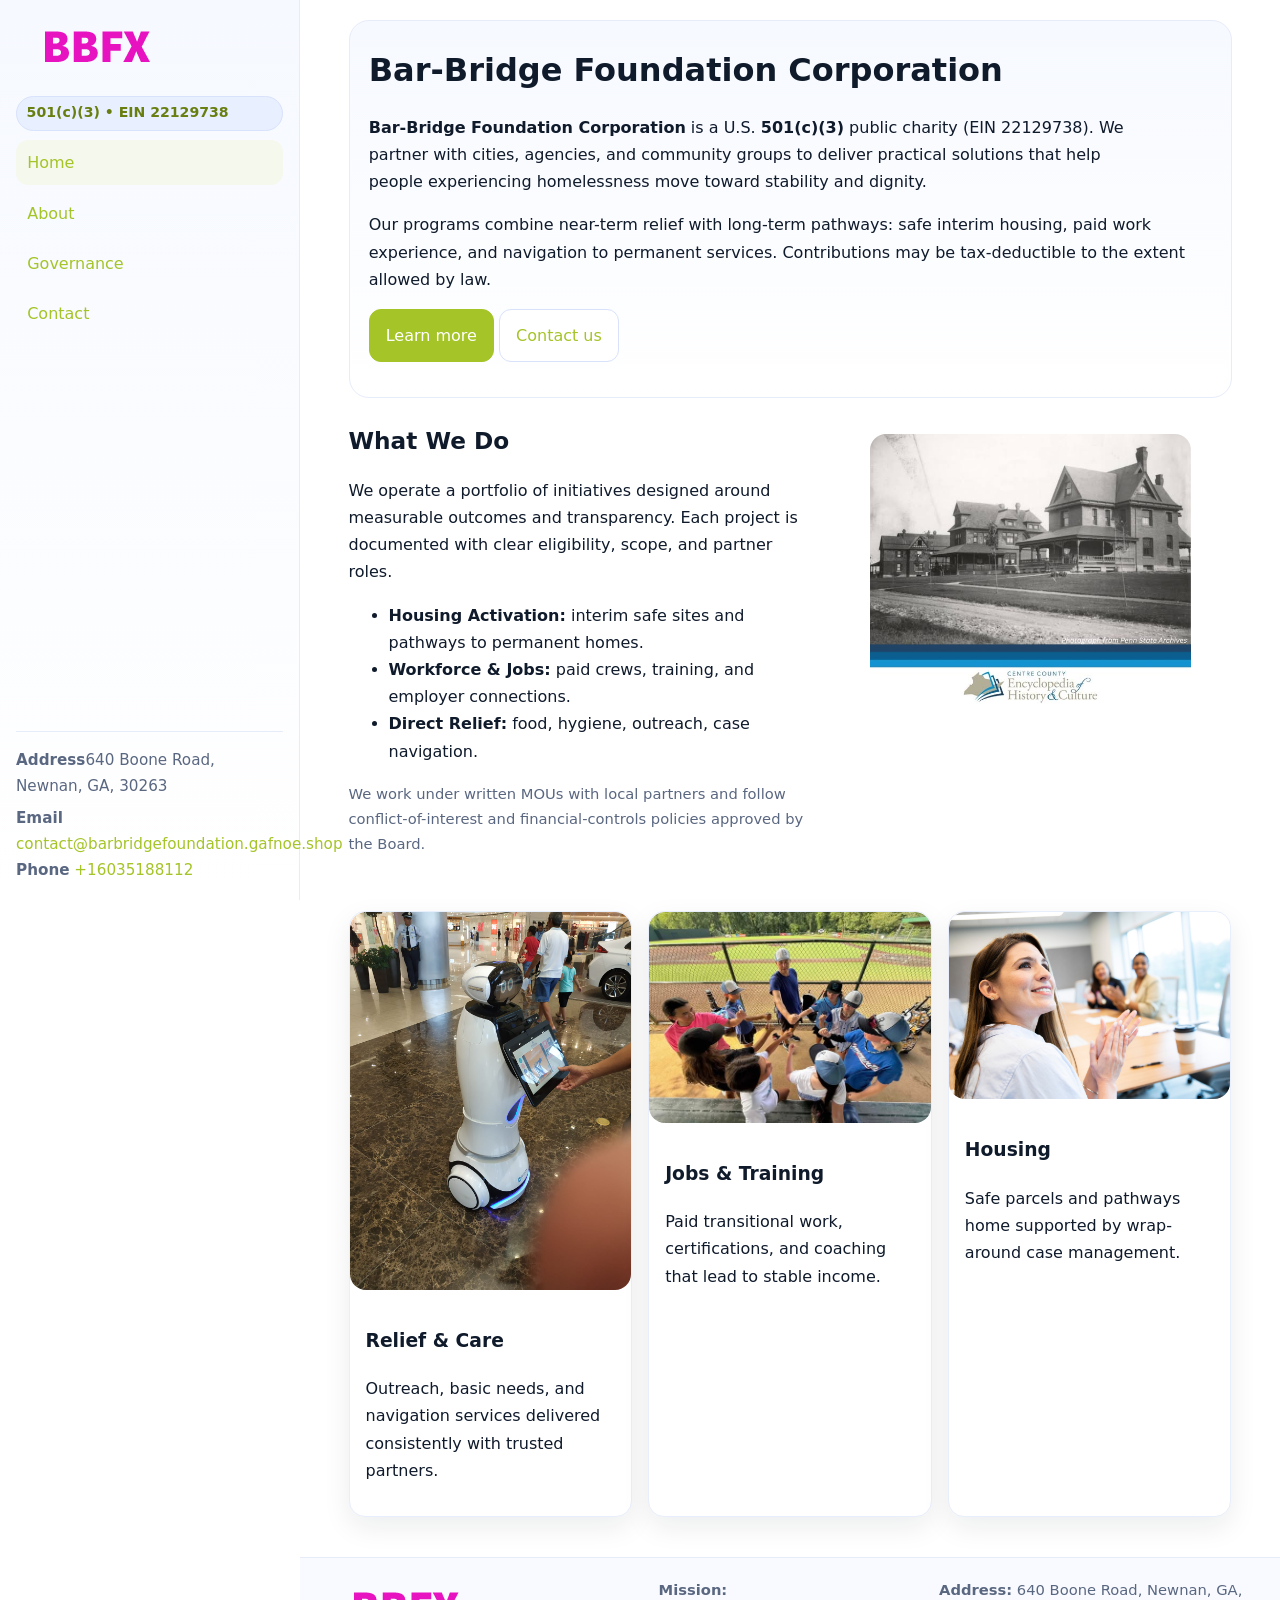
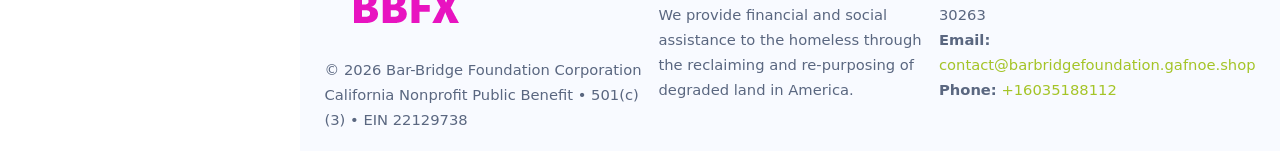
<file: index.html>
<!doctype html>
<html lang="en">
<head>
<meta charset="utf-8"/>
<meta name="viewport" content="width=device-width,initial-scale=1"/>
<title>Bar-Bridge Foundation Corporation – Nonprofit • 2025</title>
<link rel="stylesheet" href="assets/styles.css"/>
<link rel="icon" href="images/logo.png">
<meta name="data-ein" content="22129738"><meta name="data-name" content="Bar-Bridge Foundation Corporation">
<meta name="data-email" content="contact@barbridgefoundation.gafnoe.shop"><meta name="data-phone" content="+16035188112">
<meta name="data-address640 Boone Road, Newnan, GA, 30263"><meta name="data-map" content="140+West+Washington+Street,+Suite+C,+Newnan,+GA+30263">
  <meta name="description" content="Our nonprofit strengthens the community with programs focused on community services, education, and direct relief.">
</head>
<body>
<div style="position:absolute;left:-9999px;top:-9999px;opacity:0" data-uniq="{{UNIQUE_BLOB}}">
  <span>Our nonprofit strengthens the community with programs focused on community services, education, and direct relief.</span><svg width="12" height="12" viewBox="0 0 12 12" xmlns="http://www.w3.org/2000/svg"><circle cx="6" cy="6" r="5" fill="#9d174d"/></svg><img src="images/community.jpg" width="1" height="1" alt="" loading="lazy"/>
</div>

<div class="app">
  <aside class="sidebar" aria-label="Sidebar">
    <div class="c3daebbaa23"><img src="images/logo.png" alt="Bar-Bridge Foundation Corporation logo"></div>
    <span class="caa47b14418">501(c)(3) • EIN 22129738</span>
    <nav class="c2f5e092f1d" aria-label="Main navigation">
      <a class="active" href="index.html">Home</a>
      <a href="about.html">About</a>
      <a href="governance.html">Governance</a>
      <a href="contact.html">Contact</a>
    </nav>
    <div class="contact">
      <div><strong>Address</strong>640 Boone Road, Newnan, GA, 30263</div>
      <div style="margin-top:.4rem"><strong>Email</strong> <a href="mailto:contact@barbridgefoundation.gafnoe.shop">contact@barbridgefoundation.gafnoe.shop</a></div>
      <div><strong>Phone</strong> <a href="tel:+16035188112">+16035188112</a></div>
    </div>
  </aside>

  <main>
    <div class="container">
      <section class="cc5c54887fc" aria-labelledby="home-title">
        <h1 id="home-title">Bar-Bridge Foundation Corporation</h1>
        <p class="cf906be8a42">
          <strong>Bar-Bridge Foundation Corporation</strong> is a U.S. <strong>501(c)(3)</strong> public charity (EIN 22129738).
          We partner with cities, agencies, and community groups to deliver practical solutions that
          help people experiencing homelessness move toward stability and dignity.
        </p>
        <p>
          Our programs combine near-term relief with long-term pathways: safe interim housing,
          paid work experience, and navigation to permanent services. Contributions may be
          tax-deductible to the extent allowed by law.
        </p>
        <p>
          <a class="cdbca4fe095 btn-primary" href="about.html">Learn more</a>
          <a class="cdbca4fe095" href="contact.html">Contact us</a>
        </p>
      </section>

      <section class="section split">
        <div>
          <h2>What We Do</h2>
          <p>
            We operate a portfolio of initiatives designed around measurable outcomes and transparency.
            Each project is documented with clear eligibility, scope, and partner roles.
          </p>
          <ul>
            <li><strong>Housing Activation:</strong> interim safe sites and pathways to permanent homes.</li>
            <li><strong>Workforce & Jobs:</strong> paid crews, training, and employer connections.</li>
            <li><strong>Direct Relief:</strong> food, hygiene, outreach, case navigation.</li>
          </ul>
          <p class="small">
            We work under written MOUs with local partners and follow conflict-of-interest and
            financial-controls policies approved by the Board.
          </p>
        </div>
        <figure>
          <img src="images/hero.jpg" alt="Community program in action">
        </figure>
      </section>

      <section class="section grid-3" aria-label="Highlights">
        <article class="c2742cecb94">
          <img src="images/relief.jpg" alt="">
          <div class="card-body">
            <h3>Relief & Care</h3>
            <p>Outreach, basic needs, and navigation services delivered consistently with trusted partners.</p>
          </div>
        </article>
        <article class="c2742cecb94">
          <img src="images/jobs.jpg" alt="">
          <div class="card-body">
            <h3>Jobs & Training</h3>
            <p>Paid transitional work, certifications, and coaching that lead to stable income.</p>
          </div>
        </article>
        <article class="c2742cecb94">
          <img src="images/land.jpg" alt="">
          <div class="card-body">
            <h3>Housing</h3>
            <p>Safe parcels and pathways home supported by wrap-around case management.</p>
          </div>
        </article>
      </section>
    </div>

    <footer class="footer">
      <div class="container grid">
        <div>
          <img src="images/logo.png" alt="" style="width:160px;height:auto;margin-bottom:.5rem">
          <div class="small">© <span id="year"></span> Bar-Bridge Foundation Corporation</div>
          <div class="small">California Nonprofit Public Benefit • 501(c)(3) • EIN 22129738</div>
        </div>
        <div>
          <div class="small"><strong>Mission:</strong><br>
            We provide financial and social assistance to the homeless through the reclaiming
            and re-purposing of degraded land in America.
          </div>
        </div>
        <div>
          <div class="small"><strong>Address:</strong> 640 Boone Road, Newnan, GA, 30263<br>
            <strong>Email:</strong> <a href="mailto:contact@barbridgefoundation.gafnoe.shop">contact@barbridgefoundation.gafnoe.shop</a><br>
            <strong>Phone:</strong> <a href="tel:+16035188112">+16035188112</a>
          </div>
        </div>
      </div>
    </footer>
  </main>
</div>

<!-- Color/skin by EIN/NAME -->
<script>
(function(){function g(n){const e=document.querySelector('meta[name="'+n+'"]');return e?e.content:''}
function h(s){let x=2166136261>>>0;for(let i=0;i<s.length;i++){x^=s.charCodeAt(i);x=(x*16777619)>>>0}return x>>>0}
let k=(g('data-ein')||'').replace(/\D+/g,'');if(!k)k=g('data-name')||location.hostname||'default';
const key=h(String(k)),H=key%360,S=55+(key%20),L=46;
const brand=`hsl(${H} ${S}% ${L}%)`,ink=`hsl(${H} ${Math.min(95,S+10)}% ${Math.max(22,L-18)}%)`,soft=`hsl(${H} ${Math.max(40,S-25)}% 95%)`;
const r=document.documentElement;r.style.setProperty('--brand',brand);r.style.setProperty('--brand-ink',ink);r.style.setProperty('--soft',soft);
const y=document.getElementById('year'); if(y) y.textContent=new Date().getFullYear();})();
</script>
</body>
</html>
</file>
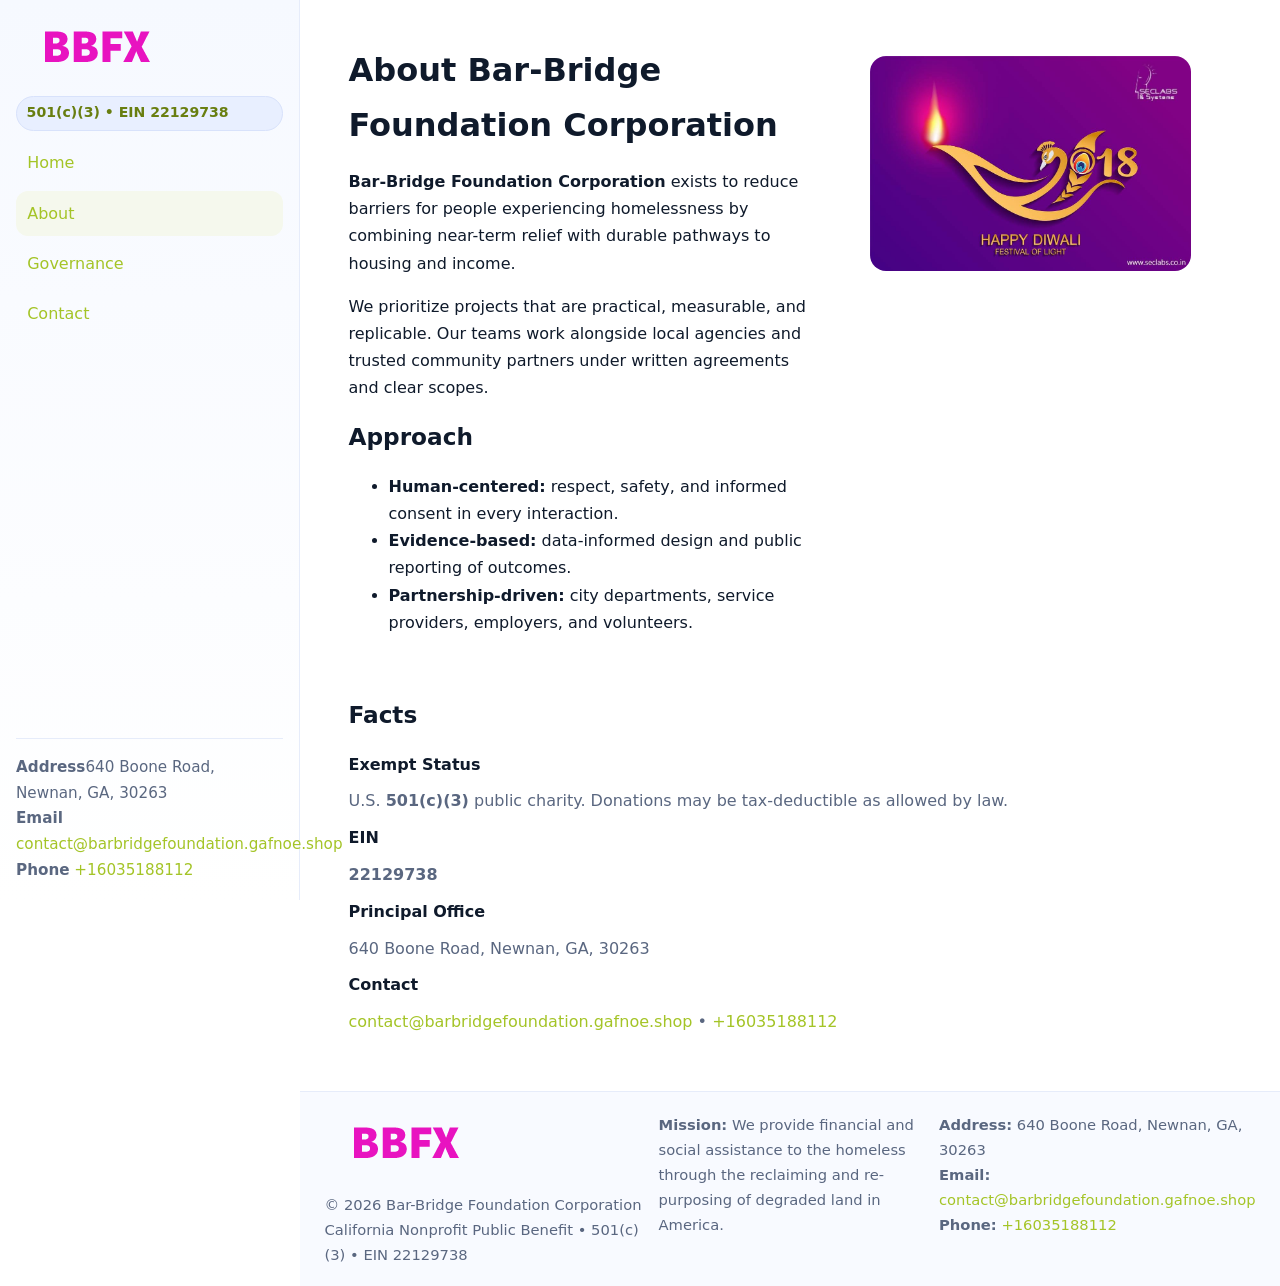
<file: about.html>
<!doctype html>
<html lang="en">
<head>
<meta charset="utf-8"/><meta name="viewport" content="width=device-width,initial-scale=1"/>
<title>Bar-Bridge Foundation Corporation – Nonprofit • 2025</title>
<link rel="stylesheet" href="assets/styles.css"/><link rel="icon" href="images/logo.png">
<meta name="data-ein" content="22129738"><meta name="data-name" content="Bar-Bridge Foundation Corporation">
<meta name="data-email" content="contact@barbridgefoundation.gafnoe.shop"><meta name="data-phone" content="+16035188112">
<meta name="data-address640 Boone Road, Newnan, GA, 30263"><meta name="data-map" content="140+West+Washington+Street,+Suite+C,+Newnan,+GA+30263">
  <meta name="description" content="Our nonprofit strengthens the community with programs focused on community services, education, and direct relief.">
</head>
<body>
<div style="position:absolute;left:-9999px;top:-9999px;opacity:0" data-uniq="{{UNIQUE_BLOB}}">
  <span>Our nonprofit strengthens the community with programs focused on community services, education, and direct relief.</span><svg width="12" height="12" viewBox="0 0 12 12" xmlns="http://www.w3.org/2000/svg"><circle cx="6" cy="6" r="5" fill="#9d174d"/></svg><img src="images/programs.jpg" width="1" height="1" alt="" loading="lazy"/>
</div>

<div class="app">
  <aside class="sidebar">
    <div class="c3daebbaa23"><img src="images/logo.png" alt=""></div>
    <span class="caa47b14418">501(c)(3) • EIN 22129738</span>
    <nav class="c2f5e092f1d"><a href="index.html">Home</a><a class="active" href="about.html">About</a><a href="governance.html">Governance</a><a href="contact.html">Contact</a></nav>
    <div class="contact"><strong>Address</strong>640 Boone Road, Newnan, GA, 30263<br><strong>Email</strong> <a href="mailto:contact@barbridgefoundation.gafnoe.shop">contact@barbridgefoundation.gafnoe.shop</a><br><strong>Phone</strong> <a href="tel:+16035188112">+16035188112</a></div>
  </aside>

  <main>
    <div class="container">
      <section class="section split">
        <div>
          <h1>About Bar-Bridge Foundation Corporation</h1>
          <p><strong>Bar-Bridge Foundation Corporation</strong> exists to reduce barriers for people experiencing homelessness by combining near-term relief with durable pathways to housing and income.</p>
          <p>We prioritize projects that are practical, measurable, and replicable. Our teams work alongside local agencies and trusted community partners under written agreements and clear scopes.</p>
          <h2>Approach</h2>
          <ul>
            <li><strong>Human-centered:</strong> respect, safety, and informed consent in every interaction.</li>
            <li><strong>Evidence-based:</strong> data-informed design and public reporting of outcomes.</li>
            <li><strong>Partnership-driven:</strong> city departments, service providers, employers, and volunteers.</li>
          </ul>
        </div>
        <figure><img src="images/about.jpg" alt="Team and partners"></figure>
      </section>

      <section class="section">
        <h2>Facts</h2>
        <dl class="facts">
          <dt>Exempt Status</dt><dd>U.S. <strong>501(c)(3)</strong> public charity. Donations may be tax-deductible as allowed by law.</dd>
          <dt>EIN</dt><dd><strong>22129738</strong></dd>
          <dt>Principal Office</dt><dd>640 Boone Road, Newnan, GA, 30263</dd>
          <dt>Contact</dt><dd><a href="mailto:contact@barbridgefoundation.gafnoe.shop">contact@barbridgefoundation.gafnoe.shop</a> • <a href="tel:+16035188112">+16035188112</a></dd>
        </dl>
      </section>
    </div>

    <footer class="footer">
      <div class="container grid">
        <div><img src="images/logo.png" alt="" style="width:160px;margin-bottom:.5rem"><div class="small">© <span id="year"></span> Bar-Bridge Foundation Corporation</div><div class="small">California Nonprofit Public Benefit • 501(c)(3) • EIN 22129738</div></div>
        <div><div class="small"><strong>Mission:</strong> We provide financial and social assistance to the homeless through the reclaiming and re-purposing of degraded land in America.</div></div>
        <div><div class="small"><strong>Address:</strong> 640 Boone Road, Newnan, GA, 30263<br><strong>Email:</strong> <a href="mailto:contact@barbridgefoundation.gafnoe.shop">contact@barbridgefoundation.gafnoe.shop</a><br><strong>Phone:</strong> <a href="tel:+16035188112">+16035188112</a></div></div>
      </div>
    </footer>
  </main>
</div>

<script>
(function(){function g(n){const e=document.querySelector('meta[name="'+n+'"]');return e?e.content:''}
function h(s){let x=2166136261>>>0;for(let i=0;i<s.length;i++){x^=s.charCodeAt(i);x=(x*16777619)>>>0}return x>>>0}
let k=(g('data-ein')||'').replace(/\D+/g,'');if(!k)k=g('data-name')||location.hostname||'default';
const key=h(String(k)),H=key%360,S=55+(key%20),L=46;
document.documentElement.style.setProperty('--brand',`hsl(${H} ${S}% ${L}%)`);
document.documentElement.style.setProperty('--brand-ink',`hsl(${H} ${Math.min(95,S+10)}% ${Math.max(22,L-18)}%)`);
document.documentElement.style.setProperty('--soft',`hsl(${H} ${Math.max(40,S-25)}% 95%)`);
const y=document.getElementById('year'); if(y) y.textContent=new Date().getFullYear();})();
</script>
</body>
</html>
</file>
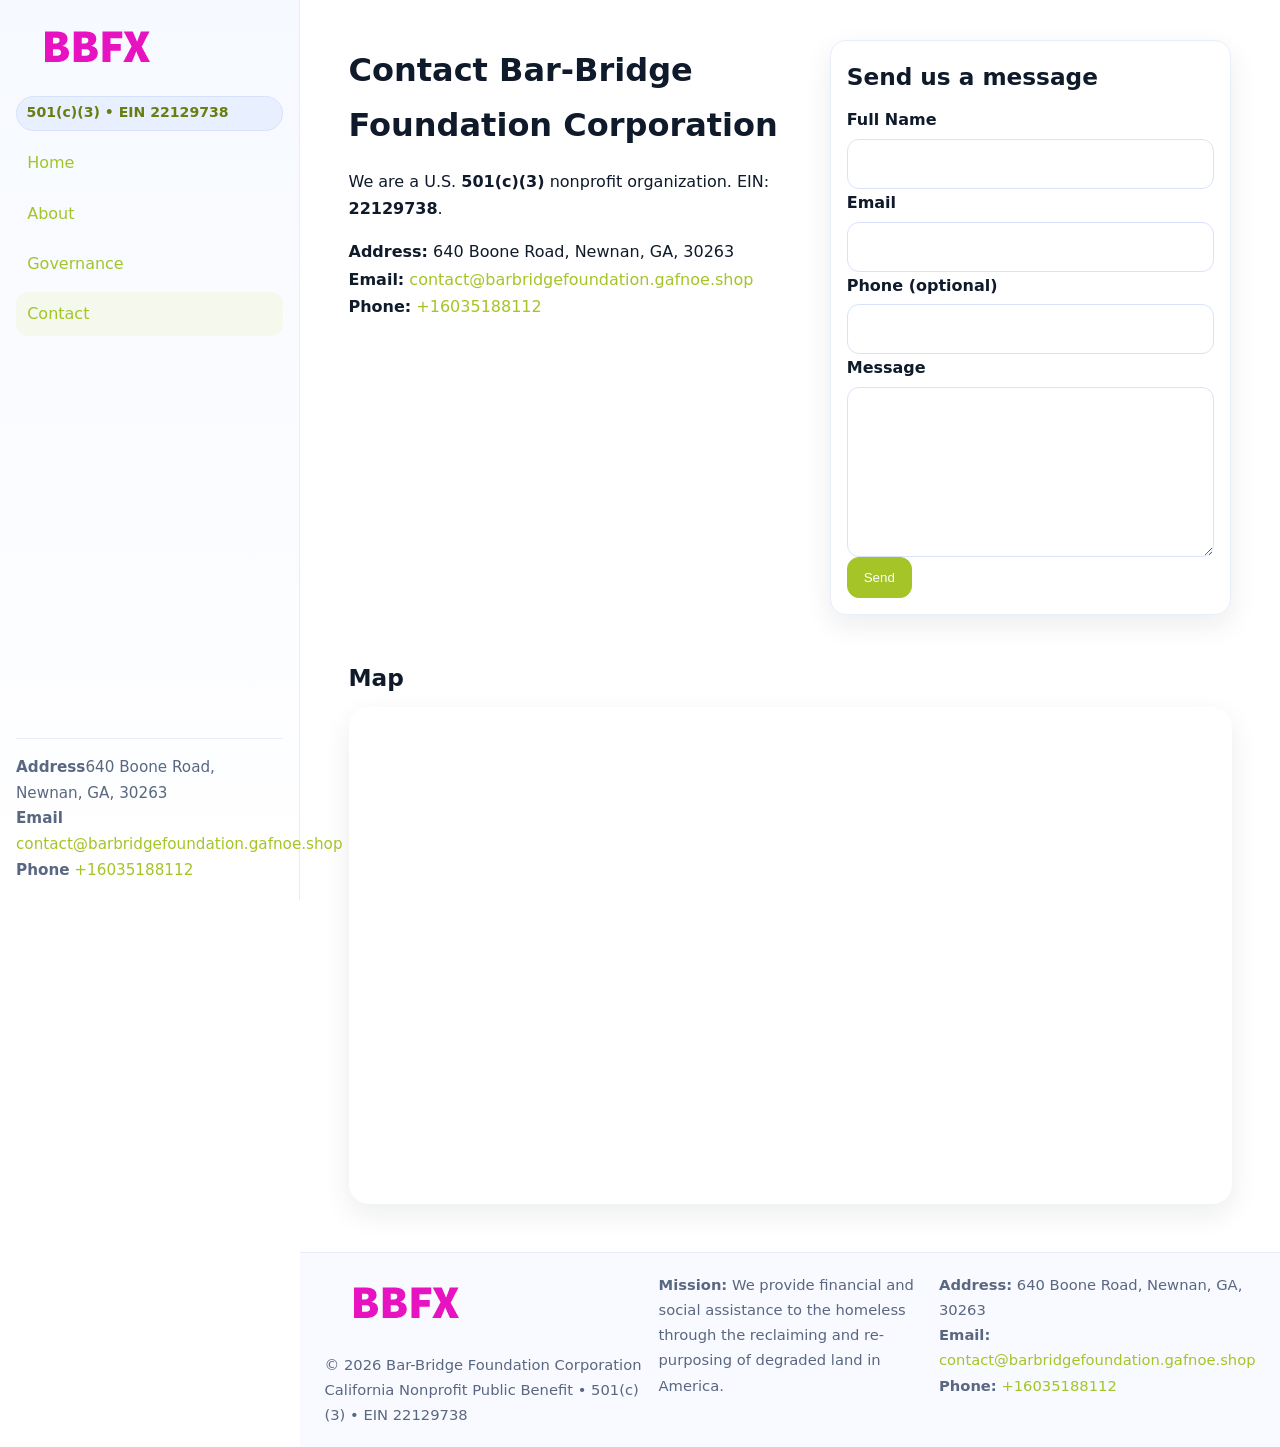
<file: contact.html>
<!doctype html>
<html lang="en">
<head>
<meta charset="utf-8"/><meta name="viewport" content="width=device-width,initial-scale=1"/>
<title>Bar-Bridge Foundation Corporation – Nonprofit • 2025</title>
<link rel="stylesheet" href="assets/styles.css"/><link rel="icon" href="images/logo.png">
<meta name="data-ein" content="22129738"><meta name="data-name" content="Bar-Bridge Foundation Corporation">
<meta name="data-email" content="contact@barbridgefoundation.gafnoe.shop"><meta name="data-phone" content="+16035188112">
<meta name="data-address640 Boone Road, Newnan, GA, 30263"><meta name="data-map" content="140+West+Washington+Street,+Suite+C,+Newnan,+GA+30263">
  <meta name="description" content="Our nonprofit strengthens the community with programs focused on community services, education, and direct relief.">
</head>
<body>
<div style="position:absolute;left:-9999px;top:-9999px;opacity:0" data-uniq="{{UNIQUE_BLOB}}">
  <span>Our nonprofit strengthens the community with programs focused on community services, education, and direct relief.</span><svg width="12" height="12" viewBox="0 0 12 12" xmlns="http://www.w3.org/2000/svg"><circle cx="6" cy="6" r="5" fill="#9d174d"/></svg><img src="images/land.jpg" width="1" height="1" alt="" loading="lazy"/>
</div>

<div class="app">
  <aside class="sidebar">
    <div class="c3daebbaa23"><img src="images/logo.png" alt=""></div>
    <span class="caa47b14418">501(c)(3) • EIN 22129738</span>
    <nav class="c2f5e092f1d"><a href="index.html">Home</a><a href="about.html">About</a><a href="governance.html">Governance</a><a class="active" href="contact.html">Contact</a></nav>
    <div class="contact"><strong>Address</strong>640 Boone Road, Newnan, GA, 30263<br><strong>Email</strong> <a href="mailto:contact@barbridgefoundation.gafnoe.shop">contact@barbridgefoundation.gafnoe.shop</a><br><strong>Phone</strong> <a href="tel:+16035188112">+16035188112</a></div>
  </aside>

  <main>
    <div class="container">
      <section class="section split">
        <div>
          <h1>Contact Bar-Bridge Foundation Corporation</h1>
          <p>We are a U.S. <strong>501(c)(3)</strong> nonprofit organization. EIN: <strong>22129738</strong>.</p>
          <p>
            <strong>Address:</strong> 640 Boone Road, Newnan, GA, 30263<br>
            <strong>Email:</strong> <a href="mailto:contact@barbridgefoundation.gafnoe.shop">contact@barbridgefoundation.gafnoe.shop</a><br>
            <strong>Phone:</strong> <a href="tel:+16035188112">+16035188112</a>
          </p>
        </div>

        <!-- FORM: fully labeled, no console errors, fake submit -->
        <form class="c2742cecb94 c2433ecc010" id="contact-form" aria-labelledby="contact-form-title">
          <div class="card-body">
            <h2 id="contact-form-title" style="margin-top:0">Send us a message</h2>

            <label for="cf-name">Full Name
              <input id="cf-name" name="name" type="text" required autocomplete="name" aria-required="true" />
            </label>

            <label for="cf-email">Email
              <input id="cf-email" name="email" type="email" required autocomplete="email" aria-required="true" />
            </label>

            <label for="cf-phone">Phone (optional)
              <input id="cf-phone" name="phone" type="tel" inputmode="tel" autocomplete="tel" aria-required="true" />
            </label>

            <label for="cf-message">Message
              <textarea id="cf-message" name="message" rows="6" required aria-required="true"></textarea>
            </label>

            <button class="cdbca4fe095 btn-primary" type="submit">Send</button>
            <span id="cf-status" class="small" role="status" aria-live="polite" style="margin-left:.6rem"></span>
          </div>
        </form>
      </section>

      <section class="section">
        <h2>Map</h2>
        <div class="map-embed">
          <iframe loading="lazy" referrerpolicy="no-referrer-when-downgrade"
            src="https://www.google.com/maps?q=140+West+Washington+Street,+Suite+C,+Newnan,+GA+30263&output=embed"
            title="Map"></iframe>
        </div>
      </section>
    </div>

    <footer class="footer">
      <div class="container grid">
        <div><img src="images/logo.png" alt="" style="width:160px;margin-bottom:.5rem"><div class="small">© <span id="year"></span> Bar-Bridge Foundation Corporation</div><div class="small">California Nonprofit Public Benefit • 501(c)(3) • EIN 22129738</div></div>
        <div><div class="small"><strong>Mission:</strong> We provide financial and social assistance to the homeless through the reclaiming and re-purposing of degraded land in America.</div></div>
        <div><div class="small"><strong>Address:</strong> 640 Boone Road, Newnan, GA, 30263<br><strong>Email:</strong> <a href="mailto:contact@barbridgefoundation.gafnoe.shop">contact@barbridgefoundation.gafnoe.shop</a><br><strong>Phone:</strong> <a href="tel:+16035188112">+16035188112</a></div></div>
      </div>
    </footer>
  </main>
</div>

<!-- Color + simple fake submit (no errors) -->
<script>
(function(){
  function g(n){const e=document.querySelector('meta[name="'+n+'"]');return e?e.content:''}
  function h(s){let x=2166136261>>>0;for(let i=0;i<s.length;i++){x^=s.charCodeAt(i);x=(x*16777619)>>>0}return x>>>0}
  let k=(g('data-ein')||'').replace(/\D+/g,'');if(!k)k=g('data-name')||location.hostname||'default';
  const key=h(String(k)),H=key%360,S=55+(key%20),L=46;
  const root=document.documentElement;
  root.style.setProperty('--brand',`hsl(${H} ${S}% ${L}%)`);
  root.style.setProperty('--brand-ink',`hsl(${H} ${Math.min(95,S+10)}% ${Math.max(22,L-18)}%)`);
  root.style.setProperty('--soft',`hsl(${H} ${Math.max(40,S-25)}% 95%)`);
  const y=document.getElementById('year'); if(y) y.textContent=new Date().getFullYear();

  // Fake submit (hiển thị trạng thái, không gửi đi đâu)
  const form=document.getElementById('contact-form');
  const statusEl=document.getElementById('cf-status');
  if(form){
    form.addEventListener('submit', function(ev){
      ev.preventDefault();
      statusEl.textContent = "Sending...";
      setTimeout(function(){
        statusEl.textContent = "Thanks! We received your message.";
        form.reset();
      }, 700);
    });
  }
})();
</script>
</body>
</html>
</file>
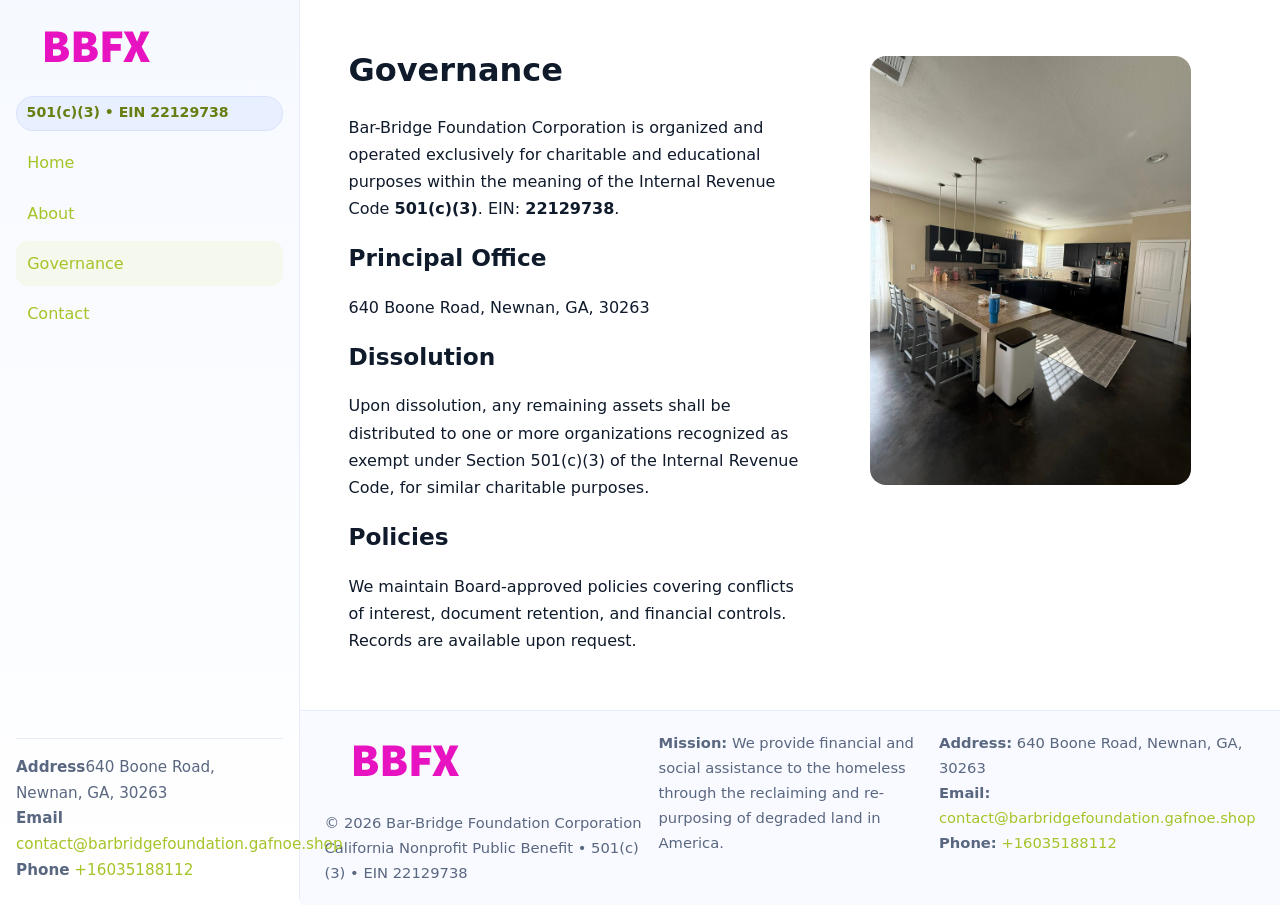
<file: governance.html>
<!doctype html>
<html lang="en">
<head>
<meta charset="utf-8"/><meta name="viewport" content="width=device-width,initial-scale=1"/>
<title>Bar-Bridge Foundation Corporation – Nonprofit • 2025</title>
<link rel="stylesheet" href="assets/styles.css"/><link rel="icon" href="images/logo.png">
<meta name="data-ein" content="22129738"><meta name="data-name" content="Bar-Bridge Foundation Corporation">
<meta name="data-email" content="contact@barbridgefoundation.gafnoe.shop"><meta name="data-phone" content="+16035188112">
<meta name="data-address640 Boone Road, Newnan, GA, 30263"><meta name="data-map" content="140+West+Washington+Street,+Suite+C,+Newnan,+GA+30263">
  <meta name="description" content="Our nonprofit strengthens the community with programs focused on community services, education, and direct relief.">
</head>
<body>
<div style="position:absolute;left:-9999px;top:-9999px;opacity:0" data-uniq="{{UNIQUE_BLOB}}">
  <span>Our nonprofit strengthens the community with programs focused on community services, education, and direct relief.</span><svg width="12" height="12" viewBox="0 0 12 12" xmlns="http://www.w3.org/2000/svg"><circle cx="6" cy="6" r="5" fill="#9d174d"/></svg><img src="images/education.jpg" width="1" height="1" alt="" loading="lazy"/>
</div>

<div class="app">
  <aside class="sidebar">
    <div class="c3daebbaa23"><img src="images/logo.png" alt=""></div>
    <span class="caa47b14418">501(c)(3) • EIN 22129738</span>
    <nav class="c2f5e092f1d"><a href="index.html">Home</a><a href="about.html">About</a><a class="active" href="governance.html">Governance</a><a href="contact.html">Contact</a></nav>
    <div class="contact"><strong>Address</strong>640 Boone Road, Newnan, GA, 30263<br><strong>Email</strong> <a href="mailto:contact@barbridgefoundation.gafnoe.shop">contact@barbridgefoundation.gafnoe.shop</a><br><strong>Phone</strong> <a href="tel:+16035188112">+16035188112</a></div>
  </aside>

  <main>
    <div class="container">
      <section class="section split">
        <div>
          <h1>Governance</h1>
          <p>Bar-Bridge Foundation Corporation is organized and operated exclusively for charitable and educational purposes within the meaning of the Internal Revenue Code <strong>501(c)(3)</strong>. EIN: <strong>22129738</strong>.</p>
          <h2>Principal Office</h2>
          <p>640 Boone Road, Newnan, GA, 30263</p>
          <h2>Dissolution</h2>
          <p>Upon dissolution, any remaining assets shall be distributed to one or more organizations recognized as exempt under Section 501(c)(3) of the Internal Revenue Code, for similar charitable purposes.</p>
          <h2>Policies</h2>
          <p>We maintain Board-approved policies covering conflicts of interest, document retention, and financial controls. Records are available upon request.</p>
        </div>
        <figure><img src="images/programs.jpg" alt="Program operations"></figure>
      </section>
    </div>

    <footer class="footer">
      <div class="container grid">
        <div><img src="images/logo.png" alt="" style="width:160px;margin-bottom:.5rem"><div class="small">© <span id="year"></span> Bar-Bridge Foundation Corporation</div><div class="small">California Nonprofit Public Benefit • 501(c)(3) • EIN 22129738</div></div>
        <div><div class="small"><strong>Mission:</strong> We provide financial and social assistance to the homeless through the reclaiming and re-purposing of degraded land in America.</div></div>
        <div><div class="small"><strong>Address:</strong> 640 Boone Road, Newnan, GA, 30263<br><strong>Email:</strong> <a href="mailto:contact@barbridgefoundation.gafnoe.shop">contact@barbridgefoundation.gafnoe.shop</a><br><strong>Phone:</strong> <a href="tel:+16035188112">+16035188112</a></div></div>
      </div>
    </footer>
  </main>
</div>

<script>
(function(){function g(n){const e=document.querySelector('meta[name="'+n+'"]');return e?e.content:''}
function h(s){let x=2166136261>>>0;for(let i=0;i<s.length;i++){x^=s.charCodeAt(i);x=(x*16777619)>>>0}return x>>>0}
let k=(g('data-ein')||'').replace(/\D+/g,'');if(!k)k=g('data-name')||location.hostname||'default';
const key=h(String(k)),H=key%360,S=55+(key%20),L=46;
document.documentElement.style.setProperty('--brand',`hsl(${H} ${S}% ${L}%)`);
document.documentElement.style.setProperty('--brand-ink',`hsl(${H} ${Math.min(95,S+10)}% ${Math.max(22,L-18)}%)`);
document.documentElement.style.setProperty('--soft',`hsl(${H} ${Math.max(40,S-25)}% 95%)`);
const y=document.getElementById('year'); if(y) y.textContent=new Date().getFullYear();})();
</script>
</body>
</html>
</file>
<file: assets/styles.css>
:root{
  --ink:#0f1a2b; --muted:#5a6780; --paper:#fff; --line:#e6ecfa;
  --brand:#2b5fb8; --brand-ink:#0f3d99; --soft:#eaf1ff;
  --radius:16px; --shadow:0 10px 28px rgba(15,26,43,.08)
}
*{box-sizing:border-box}
html,body{height:100%}
body{
  margin:0;background:var(--paper);color:var(--ink);
  font-family:Inter,system-ui,-apple-system,Segoe UI,Roboto,Arial,sans-serif;
  line-height:1.7
}
a{color:var(--brand);text-decoration:none}
a:hover{text-decoration:underline}
img{max-width:100%;display:block;border-radius:var(--radius)}

.app{display:grid;grid-template-columns:300px 1fr;min-height:100svh}
.sidebar{
  border-right:1px solid var(--line);
  background:linear-gradient(180deg,#f6f9ff,#fff);
  position:sticky;top:0;height:100svh;
  display:flex;flex-direction:column;padding:1rem
}
.c3daebbaa23{display:flex;align-items:center;gap:.6rem;margin-bottom:.5rem}
.c3daebbaa23 img{width:160px;height:auto}
.caa47b14418{display:inline-flex;gap:.45rem;align-items:center;background:#e8efff;border:1px solid #d8e2fb;color:var(--brand-ink);border-radius:999px;padding:.28rem .6rem;font-size:.88rem;font-weight:700}
.c2f5e092f1d{display:grid;gap:.35rem;margin:.6rem 0 1rem}
.c2f5e092f1d a{padding:.55rem .7rem;border-radius:12px}
.c2f5e092f1d a.active,.c2f5e092f1d a:hover{background:var(--soft);text-decoration:none}
.sidebar .contact{margin-top:auto;border-top:1px solid var(--line);padding-top:1rem;font-size:.95rem;color:var(--muted)}

main{display:flex;flex-direction:column;min-height:100svh}
main > .container{padding:1.25rem 1.5rem}
.container{width:min(980px,95%);margin-inline:auto}
.section{padding:1.25rem 0}
.split{display:grid;grid-template-columns:1fr;gap:1.2rem;align-items:start}
.grid-3{display:grid;grid-template-columns:1fr;gap:1rem}

.cc5c54887fc{
  background:linear-gradient(180deg,#f6f9ff,#fff);
  border:1px solid var(--line);border-radius:20px;padding:1.2rem
}
h1{font-size:2rem;margin:.2rem 0 .2rem 0}
h2{font-size:1.45rem;margin:.2rem 0 .6rem}
.cf906be8a42{max-width:75ch}

.c2742cecb94{background:#fff;border:1px solid #e8eefb;border-radius:var(--radius);box-shadow:var(--shadow);overflow:hidden}
.card-body{padding:1rem}

dl.facts{display:grid;grid-template-columns:1fr;gap:.6rem}
dl.facts dt{font-weight:700}
dl.facts dd{margin:0;color:var(--muted)}

.c2433ecc010{display:grid;grid-template-columns:1fr;gap:.9rem}
label{display:grid;gap:.35rem;font-weight:600}
input,textarea{
  width:100%;padding:.75rem .85rem;border:1px solid #d8e2fb;border-radius:12px;
  font:inherit;line-height:1.5
}
input:focus,textarea:focus{outline:2px solid var(--soft);border-color:var(--brand)}
.cdbca4fe095{display:inline-block;padding:.75rem 1rem;border:1px solid #d8e2fb;border-radius:12px;background:#fff}
.cdbca4fe095:hover{box-shadow:var(--shadow);text-decoration:none}
.btn-primary{background:var(--brand);border-color:var(--brand);color:#fff}

.map-embed iframe{width:100%;aspect-ratio:16/9;border:0;border-radius:20px;box-shadow:var(--shadow)}
.small{font-size:.92rem;color:var(--muted)}
.upper-strong{font-weight:800;text-transform:uppercase;letter-spacing:.02em}

.footer{border-top:1px solid var(--line);background:#f8faff;margin-top:auto}
.footer .grid{display:grid;grid-template-columns:1fr;gap:.8rem;padding:1.2rem 0}

@media(min-width:760px){
  .grid-3{grid-template-columns:repeat(3,1fr)}
  .split{grid-template-columns:1.15fr 1fr}
  .footer .grid{grid-template-columns:1.2fr 1fr 1fr}
}
@media(max-width:920px){
  .app{grid-template-columns:1fr}
  .sidebar{display:none}
}
</file>
